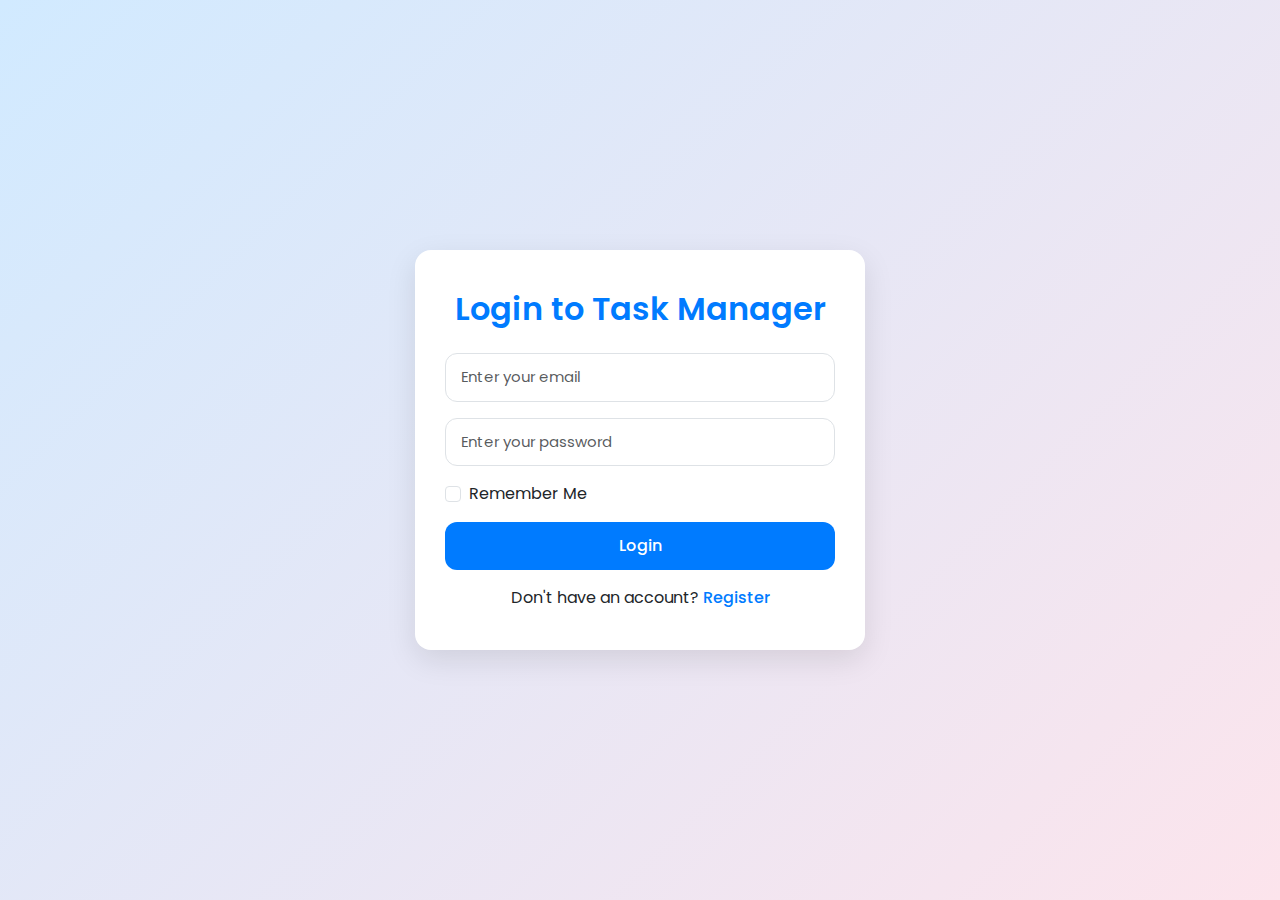
<file: index.html>
<!DOCTYPE html>
<html lang="en">
<head>
  <meta charset="UTF-8">
  <title>Login - Task Manager</title>
  <meta name="viewport" content="width=device-width, initial-scale=1">
  
  <!-- Bootstrap CSS -->
  <link href="https://cdn.jsdelivr.net/npm/bootstrap@5.3.0/dist/css/bootstrap.min.css" rel="stylesheet">
  <!-- Google Font -->
  <link href="https://fonts.googleapis.com/css2?family=Poppins:wght@400;600&display=swap" rel="stylesheet">

  <style>
    body {
      font-family: 'Poppins', sans-serif;
      background: linear-gradient(135deg, #d1eaff, #fce4ec);
      min-height: 100vh;
      display: flex;
      justify-content: center;
      align-items: center;
      padding: 20px;
    }

    .login-card {
      background: #fff;
      padding: 40px 30px;
      border-radius: 16px;
      box-shadow: 0 10px 30px rgba(0, 0, 0, 0.1);
      width: 100%;
      max-width: 450px;
      animation: fadeIn 0.6s ease-in-out;
    }

    .login-card h2 {
      font-weight: 600;
      color: #007bff;
      text-align: center;
      margin-bottom: 25px;
    }

    .form-control {
      border-radius: 12px;
      padding: 12px 15px;
      font-size: 15px;
      transition: box-shadow 0.3s ease;
    }

    .form-control:focus {
      box-shadow: 0 0 0 3px rgba(0, 123, 255, 0.25);
      border-color: #80bdff;
    }

    .btn-primary {
      background-color: #007bff;
      border: none;
      border-radius: 12px;
      padding: 12px;
      font-weight: 500;
      font-size: 16px;
      transition: all 0.3s ease;
    }

    .btn-primary:hover {
      background-color: #0056b3;
      transform: scale(1.02);
    }

    a {
      text-decoration: none;
      color: #007bff;
      font-weight: 500;
    }

    a:hover {
      text-decoration: underline;
    }

    @keyframes fadeIn {
      from { opacity: 0; transform: translateY(30px); }
      to { opacity: 1; transform: translateY(0); }
    }
  </style>
</head>

<body>
  <div class="login-card">
    <h2>Login to Task Manager</h2>
    <form id="loginForm">
      <!-- Email Field -->
      <div class="mb-3">
        <input list="emailList" type="email" id="loginEmail" class="form-control" placeholder="Enter your email" required>
        <datalist id="emailList"></datalist>
      </div>
      
      <!-- Password Field -->
      <div class="mb-3">
        <input list="passwordList" type="password" id="loginPassword" class="form-control" placeholder="Enter your password" required>
        <datalist id="passwordList"></datalist>
      </div>

      <!-- Remember Me -->
      <div class="form-check mb-3">
        <input class="form-check-input" type="checkbox" id="rememberMe">
        <label class="form-check-label" for="rememberMe">Remember Me</label>
      </div>

      <!-- Submit Button -->
      <button type="submit" class="btn btn-primary w-100">Login</button>
    </form>

    <!-- Register Link -->
    <div class="text-center mt-3">
      
      <span>Don't have an account?</span> <a href="register.html">Register</a>
    </div>
  </div>

  <!-- JS -->
  <script src="script.js"></script>
</body>
</html>
</file>
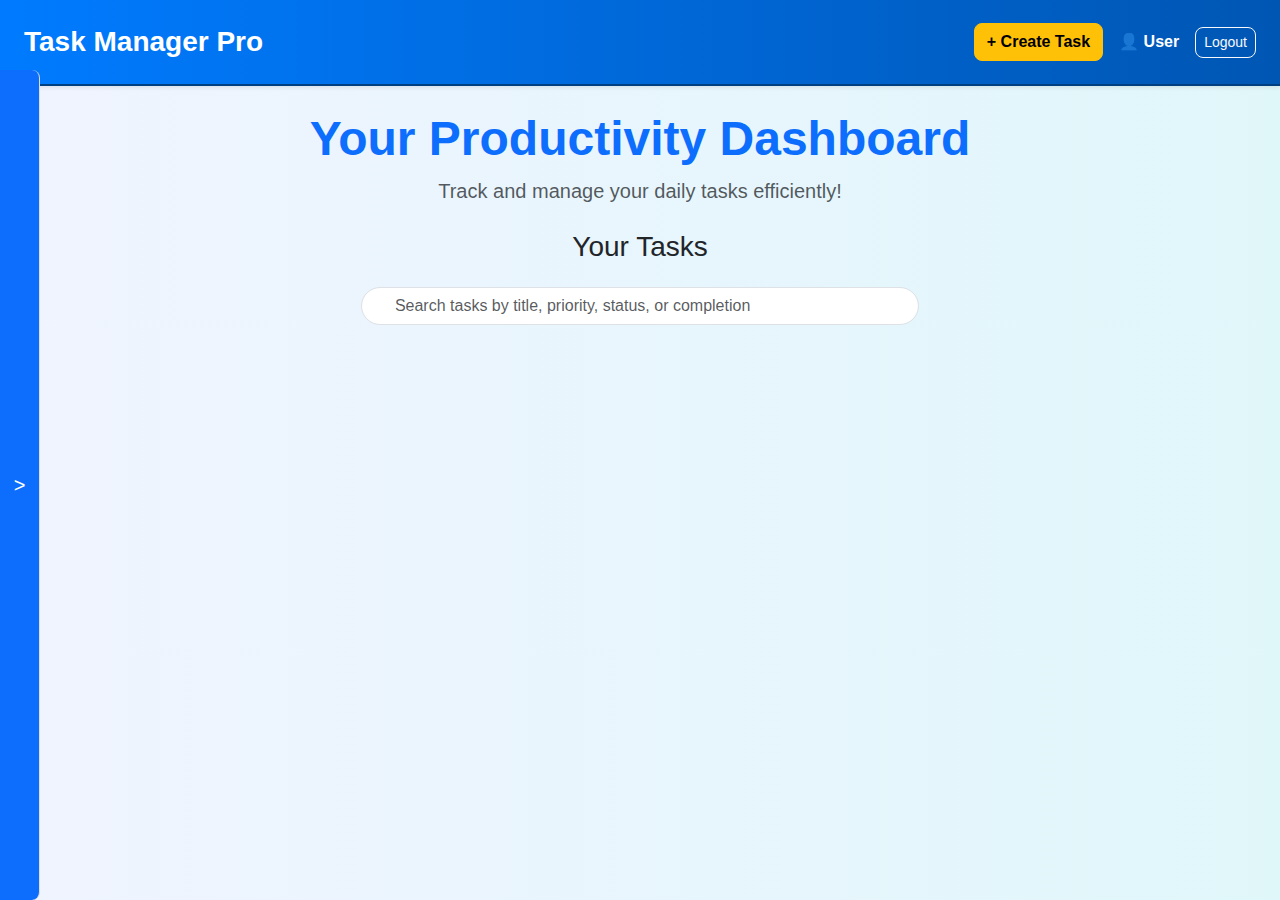
<file: dashboard.html>
<!DOCTYPE html>
<html lang="en">
<head>
  <meta charset="UTF-8">
  <!-- ✅ HEAD section additions -->
<meta name="viewport" content="width=device-width, initial-scale=1">

  <title>Task Manager Pro - Dashboard</title>
  <link href="https://cdn.jsdelivr.net/npm/bootstrap@5.3.0/dist/css/bootstrap.min.css" rel="stylesheet">
  <style>
  body {
    overflow-x: hidden;
    font-family: 'Segoe UI', sans-serif;
    background: linear-gradient(to right, #f0f4ff, #e0f7fa);
  }

  .navbar {
    background: linear-gradient(90deg, #007bff, #0056b3);
    border-bottom: 2px solid #004080;
  }

  .sidebar {
    min-height: calc(100vh - 70px);
    background: linear-gradient(to bottom, #ffffff, #f1f1f1);
    border-right: 1px solid #ccc;
    padding-top: 1rem;
    box-shadow: 2px 0 10px rgba(0, 0, 0, 0.05);
    transition: all 0.3s ease-in-out;
  }

  .task-card {
    transition: transform 0.3s, box-shadow 0.3s;
  }

  .task-card:hover {
    transform: scale(1.03);
    box-shadow: 0 6px 20px rgba(0, 0, 0, 0.1);
  }

  #sidebarToggle {
    cursor: pointer;
    position: fixed;
    top: 70px;
    left: 0;
    width: 40px;
    height: calc(100vh - 70px);
    background-color: #0d6efd;
    color: white;
    display: flex;
    justify-content: center;
    align-items: center;
    font-size: 20px;
    z-index: 1050;
    border-right: 1px solid #ddd;
    border-top-right-radius: 8px;
    border-bottom-right-radius: 8px;
    transition: 0.3s ease-in-out;
  }

  .modal-content {
    border-radius: 12px;
    box-shadow: 0 5px 25px rgba(0, 0, 0, 0.2);
  }

  .form-select,
  .form-control {
    border-radius: 0.5rem;
  }

  .btn {
    border-radius: 0.5rem;
  }

  .card {
    border-radius: 1rem;
    background: #fff;
    transition: box-shadow 0.3s ease;
  }

  .card-title {
    font-weight: 600;
  }

  #searchInput {
    border-radius: 30px;
    padding-left: 1.5rem;
    background-image: url('https://cdn-icons-png.flaticon.com/512/622/622669.png');
    background-size: 20px;
    background-repeat: no-repeat;
    background-position: 10px center;
  }

  @media (max-width: 768px) {
    .sidebar {
      position: absolute;
      z-index: 1000;
      width: 100%;
    }

    #sidebarToggle {
      width: 100%;
      height: 40px;
      top: auto;
      bottom: 0;
      left: 0;
      border-radius: 0;
      font-size: 16px;
    }
  }
</style>

</head>
<body class="bg-light">

  <!-- Navbar -->
  <nav class="navbar navbar-expand-lg navbar-dark bg-primary px-4 py-3 shadow-sm">
    <a class="navbar-brand fw-bold fs-3" href="#">Task Manager Pro</a>
    <div class="ms-auto d-flex align-items-center gap-3">
  <button class="btn btn-warning fw-semibold" data-bs-toggle="modal" data-bs-target="#createTaskModal">
    + Create Task
  </button>
  <div class="text-white fw-bold" id="usernameDisplay">👤 Jaswanth</div>
  <button id="logoutBtn" class="btn btn-outline-light btn-sm">Logout</button>
</div>

  </nav>

  <!-- Sidebar Toggle -->
  <div id="sidebarToggle">&gt;</div>

  <div class="container-fluid">
    <div class="row">
      <!-- Sidebar -->
      <div class="col-md-3 sidebar d-none" id="sidebar">
        <div class="text-end pe-3">
          <button id="closeSidebar" class="btn btn-sm btn-outline-secondary mb-3">&times;</button>
        </div>
        <h5 class="text-center">Sort Tasks</h5>
        <div class="p-3">
          <label class="form-label">By Priority</label>
          <select class="form-select mb-3" id="sortPriority">
            <option value="">None</option>
            <option value="high">High → Low</option>
            <option value="low">Low → High</option>
          </select>

          <label class="form-label">By Status</label>
          <select class="form-select mb-3" id="sortStatus">
            <option value="">All</option>
            <option value="ToDo">ToDo</option>
            <option value="In Progress">In Progress</option>
            <option value="Done">Done</option>
          </select>

          <label class="form-label">By Completion</label>
          <select class="form-select mb-3" id="sortCompleted">
            <option value="">All</option>
            <option value="true">Completed</option>
            <option value="false">Not Completed</option>
          </select>

          <button id="resetFilters" class="btn btn-danger mt-3 w-100">Reset Filters</button>
        </div>
      </div>

      <!-- Main Content -->
      <div class="col" id="mainContent">
        <section class="container my-4 text-center">
          <h1 class="display-5 fw-bold text-primary">Your Productivity Dashboard</h1>
          <p class="text-muted fs-5">Track and manage your daily tasks efficiently!</p>
        </section>

        <!-- Task Display Section -->
        <section class="container">
          <h3 class="text-center mb-4">Your Tasks</h3>
          <div class="mb-4 text-center">
            <input type="text" id="searchInput" class="form-control w-50 mx-auto" placeholder="  Search tasks by title, priority, status, or completion">
          </div>

          <div id="taskList" class="row gy-4 d-flex flex-wrap"></div>
        </section>
      </div>
    </div>
  </div>

  <!-- Task Modal (Create/Edit) -->
  <div class="modal fade" id="createTaskModal" tabindex="-1" aria-hidden="true">
    <div class="modal-dialog modal-dialog-centered">
      <div class="modal-content">
        <div class="modal-header bg-primary text-white">
          <h5 class="modal-title">Create / Edit Task</h5>
          <button type="button" class="btn-close btn-close-white" data-bs-dismiss="modal"></button>
        </div>
        <form id="taskForm">
          <div class="modal-body">
            <input type="hidden" id="editIndex">
            <div class="mb-3">
              <label class="form-label">Title</label>
              <input type="text" class="form-control" id="taskTitle" required>
            </div>
            <div class="mb-3">
              <label class="form-label">Description</label>
              <textarea class="form-control" id="taskDesc" rows="3" required></textarea>
            </div>
            <div class="mb-3">
              <label class="form-label">Priority</label>
              <select class="form-select" id="priority" required>
                <option selected disabled value="">Choose...</option>
                <option>Low</option>
                <option>Medium</option>
                <option>High</option>
              </select>
            </div>
            <div class="mb-3">
              <label class="form-label">Status</label>
              <select class="form-select" id="status" required>
                <option selected disabled value="">Choose...</option>
                <option>ToDo</option>
                <option>In Progress</option>
                <option>Done</option>
              </select>
            </div>
            <div class="mb-3">
              <label class="form-label">Due Date</label>
              <input type="date" class="form-control" id="dueDate" required>
            </div>
            <div class="form-check">
              <input class="form-check-input" type="checkbox" id="completedCheck">
              <label class="form-check-label" for="completedCheck">Completed</label>
            </div>
          </div>
          <div class="modal-footer">
            <button type="button" class="btn btn-secondary" data-bs-dismiss="modal">Cancel</button>
            <button type="submit" class="btn btn-success">Save Task</button>
          </div>
        </form>
      </div>
    </div>
  </div>

  <script src="https://cdn.jsdelivr.net/npm/bootstrap@5.3.0/dist/js/bootstrap.bundle.min.js"></script>

  <!-- <script src="https://cdn.jsdelivr.net/npm/bootstrap@5.3.0/dist/js/bootstrap.bundle.min.js"></script> -->
<!-- <script src="dashboard.js"></script> -->

  <script>

    // Set username from login (simulate or retrieve from login logic)
if (!localStorage.getItem("username")) {
  localStorage.setItem("username", "User"); // Replace with login logic
}

const usernameDisplay = document.getElementById("usernameDisplay");
const logoutBtn = document.getElementById("logoutBtn");

// Display the logged-in username
usernameDisplay.textContent = "👤 " + localStorage.getItem("username");

// Logout functionality
logoutBtn.addEventListener("click", function () {
  localStorage.removeItem("isLoggedIn");
  localStorage.removeItem("username");
  localStorage.removeItem("tasks"); // Optional: clear tasks on logout
  window.location.href = "index.html"; // ✅ Redirect to login page
});

    let tasks = JSON.parse(localStorage.getItem("tasks")) || [];
    let editingIndex = null;

    const taskList = document.getElementById("taskList");
    const taskForm = document.getElementById("taskForm");
    const sortPriority = document.getElementById("sortPriority");
    const sortStatus = document.getElementById("sortStatus");
    const sortCompleted = document.getElementById("sortCompleted");
    const sidebar = document.getElementById("sidebar");
    const sidebarToggle = document.getElementById("sidebarToggle");
    const closeSidebar = document.getElementById("closeSidebar");
    const resetFilters = document.getElementById("resetFilters");

    const modal = new bootstrap.Modal(document.getElementById("createTaskModal"));



    function getPriorityColor(priority) {
      return priority === "High" ? "danger" : priority === "Medium" ? "warning" : "success";
    }

    function renderTasks(taskArray) {
      taskList.innerHTML = "";
      taskArray.forEach((task, index) => {
        const card = document.createElement("div");
        card.className = `col-md-6 col-lg-4 task-card`;
        card.innerHTML = `
          <div class="card shadow-sm border-${getPriorityColor(task.priority)}">
            <div class="card-body">
              <h5 class="card-title text-${getPriorityColor(task.priority)}">${task.title}</h5>
              <p class="card-text">${task.description}</p>
              <p><strong>Status:</strong> ${task.status}</p>
              <p><strong>Due:</strong> ${task.dueDate}</p>
              <p><strong>Completed:</strong> ${task.completed ? "✅" : "❌"}</p>
              <button class="btn btn-sm btn-primary me-2" onclick="editTask(${index})">Edit</button>
              <button class="btn btn-sm btn-danger" onclick="deleteTask(${index})">Delete</button>
            </div>
          </div>
        `;
        taskList.appendChild(card);
      });
    }

    function sortAndRenderTasks() {
      let filtered = [...tasks];
      const p = sortPriority.value;
      const s = sortStatus.value;
      const c = sortCompleted.value;

      if (p === "high") {
        filtered.sort((a, b) => ["Low", "Medium", "High"].indexOf(b.priority) - ["Low", "Medium", "High"].indexOf(a.priority));
      } else if (p === "low") {
        filtered.sort((a, b) => ["Low", "Medium", "High"].indexOf(a.priority) - ["Low", "Medium", "High"].indexOf(b.priority));
      }

      if (s) filtered = filtered.filter(t => t.status === s);
      if (c === "true") filtered = filtered.filter(t => t.completed);
      else if (c === "false") filtered = filtered.filter(t => !t.completed);

      renderTasks(filtered);
    }

    function saveTasks() {
      localStorage.setItem("tasks", JSON.stringify(tasks));
    }

    const searchInput = document.getElementById("searchInput");

searchInput.addEventListener("input", function () {
  const keyword = searchInput.value.toLowerCase().trim();
  const filtered = tasks.filter(task =>
    task.title.toLowerCase().includes(keyword) ||
    task.priority.toLowerCase().includes(keyword) ||
    task.status.toLowerCase().includes(keyword) ||
    (task.completed ? "completed" : "not completed").includes(keyword)
  );
  renderTasks(filtered);
});


    function editTask(index) {
      editingIndex = index;
      const t = tasks[index];
      document.getElementById("taskTitle").value = t.title;
      document.getElementById("taskDesc").value = t.description;
      document.getElementById("priority").value = t.priority;
      document.getElementById("status").value = t.status;
      document.getElementById("dueDate").value = t.dueDate;
      document.getElementById("completedCheck").checked = t.completed;
      modal.show();
    }

    function deleteTask(index) {
      tasks.splice(index, 1);
      saveTasks();
      sortAndRenderTasks();
    }

    taskForm.onsubmit = function(e) {
      e.preventDefault();
      const newTask = {
        title: document.getElementById("taskTitle").value,
        description: document.getElementById("taskDesc").value,
        priority: document.getElementById("priority").value,
        status: document.getElementById("status").value,
        dueDate: document.getElementById("dueDate").value,
        completed: document.getElementById("completedCheck").checked
      };

      if (editingIndex !== null) {
        tasks[editingIndex] = newTask;
        editingIndex = null;
      } else {
        tasks.push(newTask);
      }

      saveTasks();
      modal.hide();
      taskForm.reset();
      sortAndRenderTasks();
    }

    sortPriority.onchange = sortAndRenderTasks;
    sortStatus.onchange = sortAndRenderTasks;
    sortCompleted.onchange = sortAndRenderTasks;
    resetFilters.onclick = function() {
      sortPriority.value = "";
      sortStatus.value = "";
      sortCompleted.value = "";
      sortAndRenderTasks();
    };

    sidebarToggle.onclick = function() {
      sidebar.classList.remove("d-none");
      sidebarToggle.style.display = "none";
    };
    closeSidebar.onclick = function() {
      sidebar.classList.add("d-none");
      sidebarToggle.style.display = "flex";
    };

    // Initial load
    sortAndRenderTasks();
  </script>
</body>
</html>
</file>
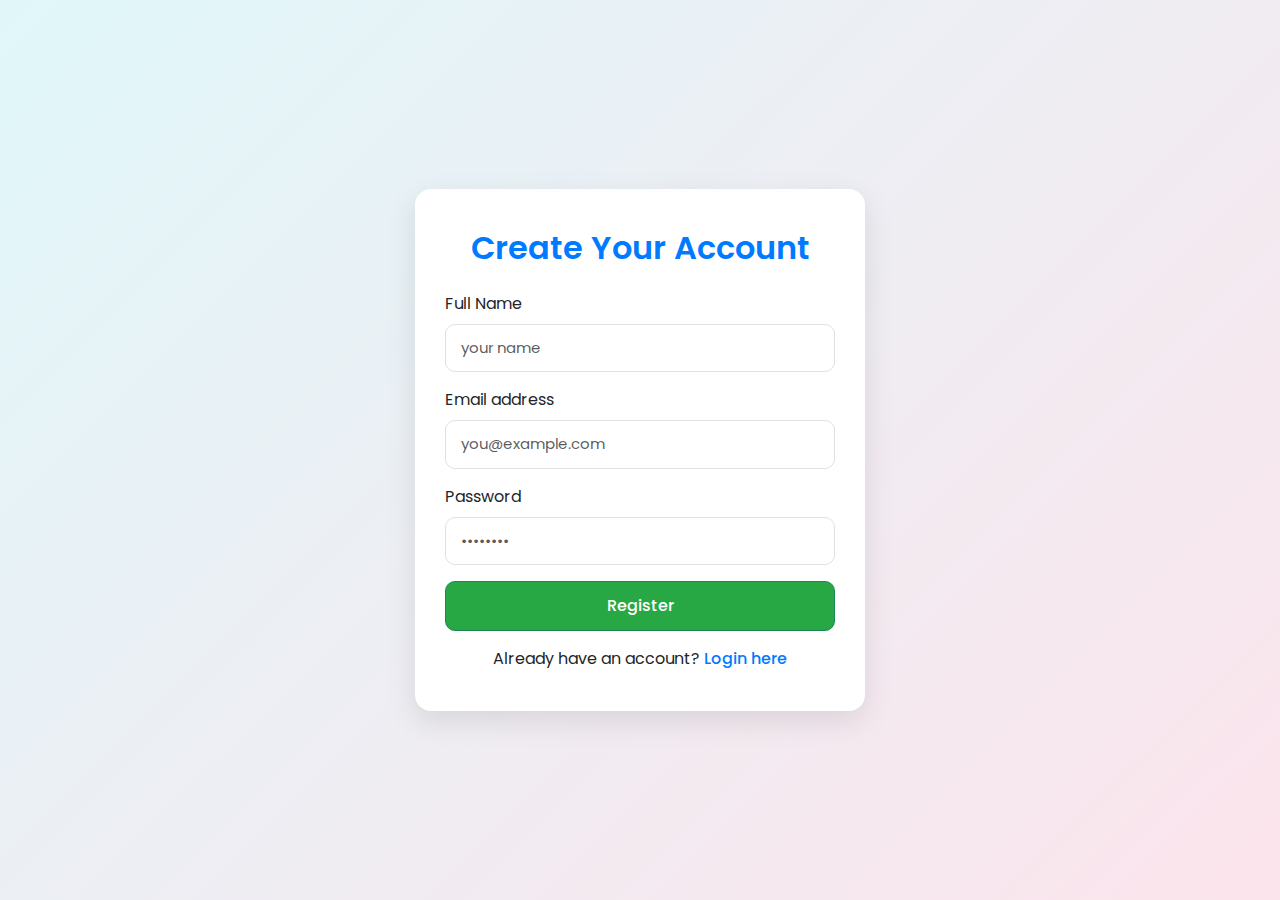
<file: register.html>
<!DOCTYPE html>
<html lang="en">
<head>
  <meta charset="UTF-8">
  <title>Register - Task Manager</title>
  <meta name="viewport" content="width=device-width, initial-scale=1">
  <!-- Bootstrap -->
  <link href="https://cdn.jsdelivr.net/npm/bootstrap@5.3.0/dist/css/bootstrap.min.css" rel="stylesheet">

  <!-- Google Font -->
  <link href="https://fonts.googleapis.com/css2?family=Poppins:wght@400;600&display=swap" rel="stylesheet">

  <style>
    body {
      font-family: 'Poppins', sans-serif;
      background: linear-gradient(135deg, #e0f7fa, #fce4ec);
      min-height: 100vh;
      display: flex;
      justify-content: center;
      align-items: center;
    }

    .register-card {
      background: #ffffff;
      border-radius: 16px;
      box-shadow: 0 10px 30px rgba(0, 0, 0, 0.1);
      padding: 40px 30px;
      width: 100%;
      max-width: 450px;
      animation: fadeIn 0.7s ease-in-out;
    }

    .register-card h2 {
      font-weight: 600;
      color: #007bff;
      margin-bottom: 25px;
    }

    .form-control {
      border-radius: 10px;
      padding: 12px 15px;
      font-size: 15px;
    }

    .btn-success {
      background-color: #28a745;
      padding: 12px;
      font-weight: 500;
      border-radius: 10px;
      font-size: 16px;
    }

    .btn-success:hover {
      background-color: #218838;
    }

    a {
      text-decoration: none;
      color: #007bff;
      font-weight: 500;
    }

    a:hover {
      text-decoration: underline;
    }

    @keyframes fadeIn {
      from { opacity: 0; transform: translateY(30px); }
      to { opacity: 1; transform: translateY(0); }
    }
  </style>
</head>

<body>
  <div class="register-card">
    <h2 class="text-center">Create Your Account</h2>
    <form id="registerForm">
      <div class="mb-3">
        <label for="registerEmail" class="form-label">Full Name</label>
        <input type="text" id="registername" class="form-control" placeholder="your name" required>
      </div>
      <div class="mb-3">
        <label for="registerEmail" class="form-label">Email address</label>
        <input type="email" id="registerEmail" class="form-control" placeholder="you@example.com" required>
      </div>
      <div class="mb-3">
        <label for="registerPassword" class="form-label">Password</label>
        <input type="password" id="registerPassword" class="form-control" placeholder="••••••••" required>
      </div>
      <button type="submit" class="btn btn-success w-100">Register</button>
    </form>
    <div class="text-center mt-3">
      <!-- <span>Already have an account?</span> <a href="index.html">Login here</a> -->
      <span>Already have an account?</span> <a href="index.html">Login here</a>
    </div>
  </div>

  <script src="script.js"></script>
</body>
</html>
</file>
